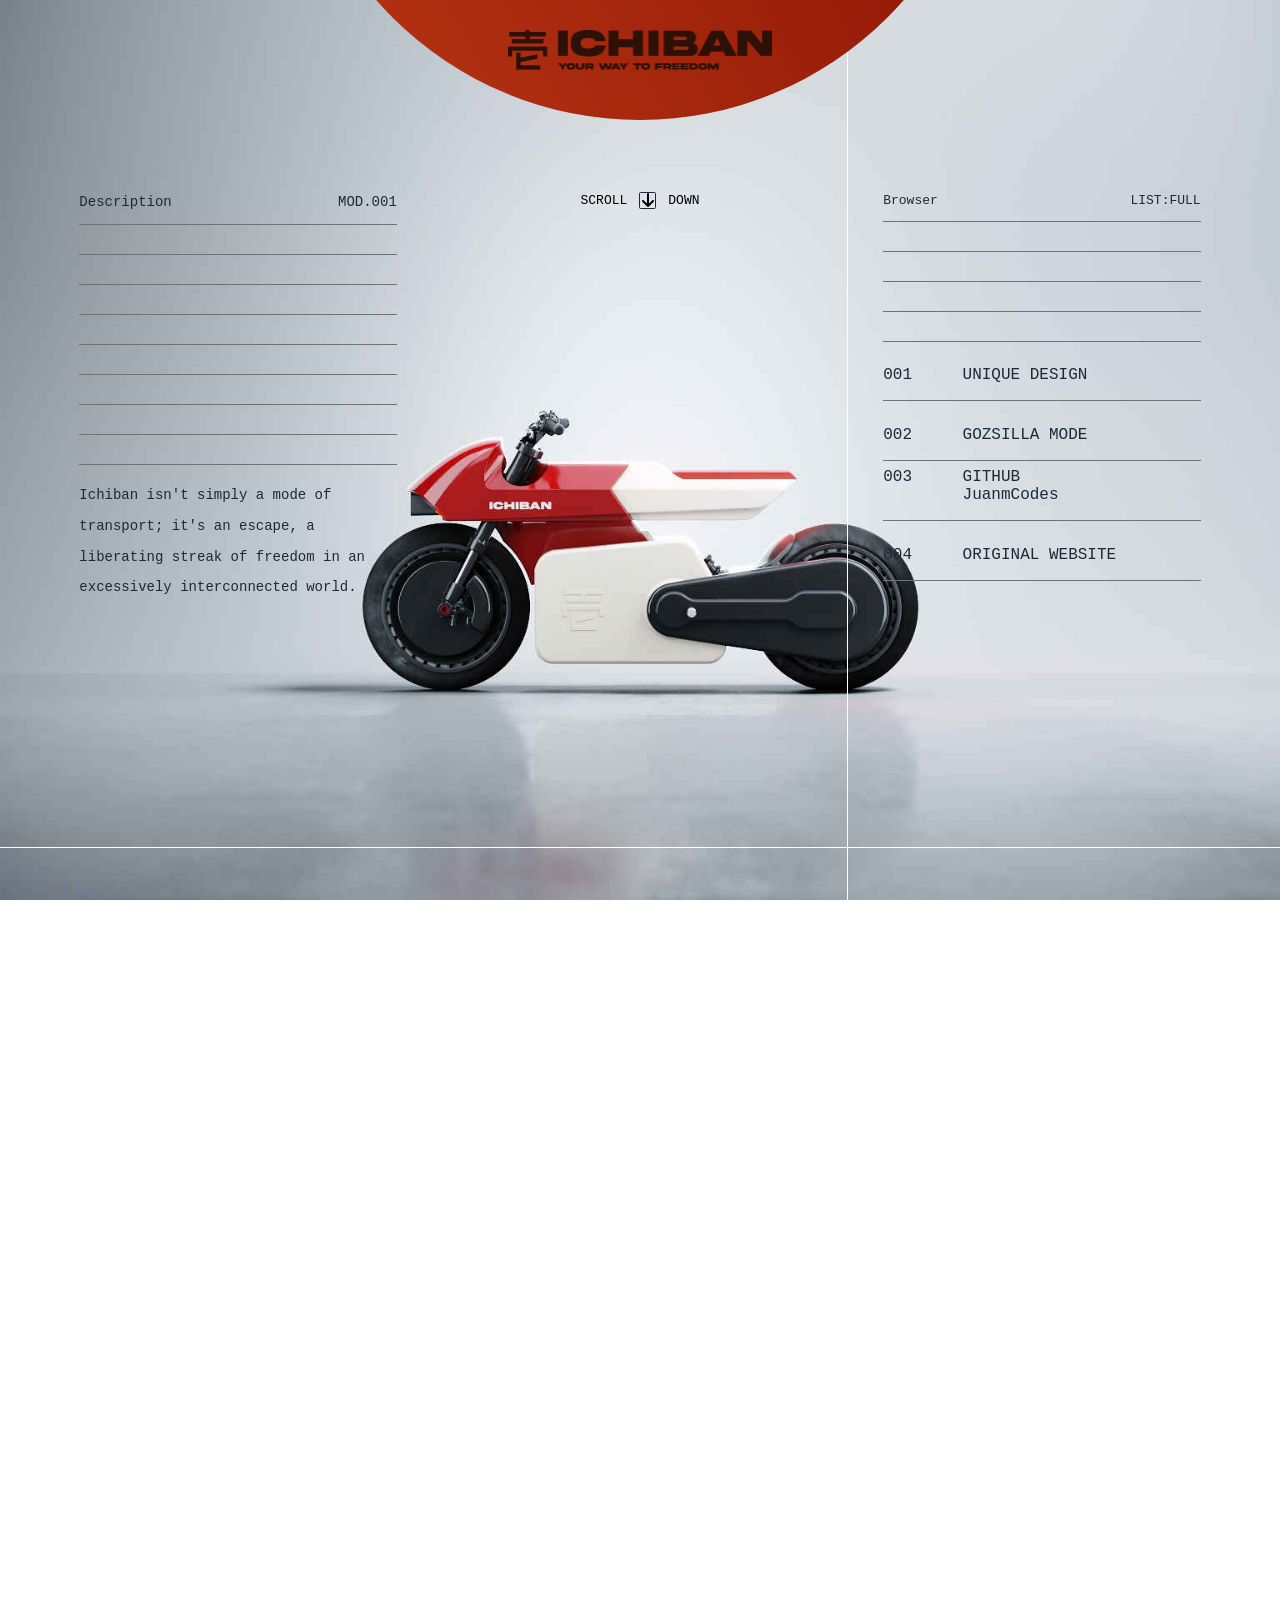
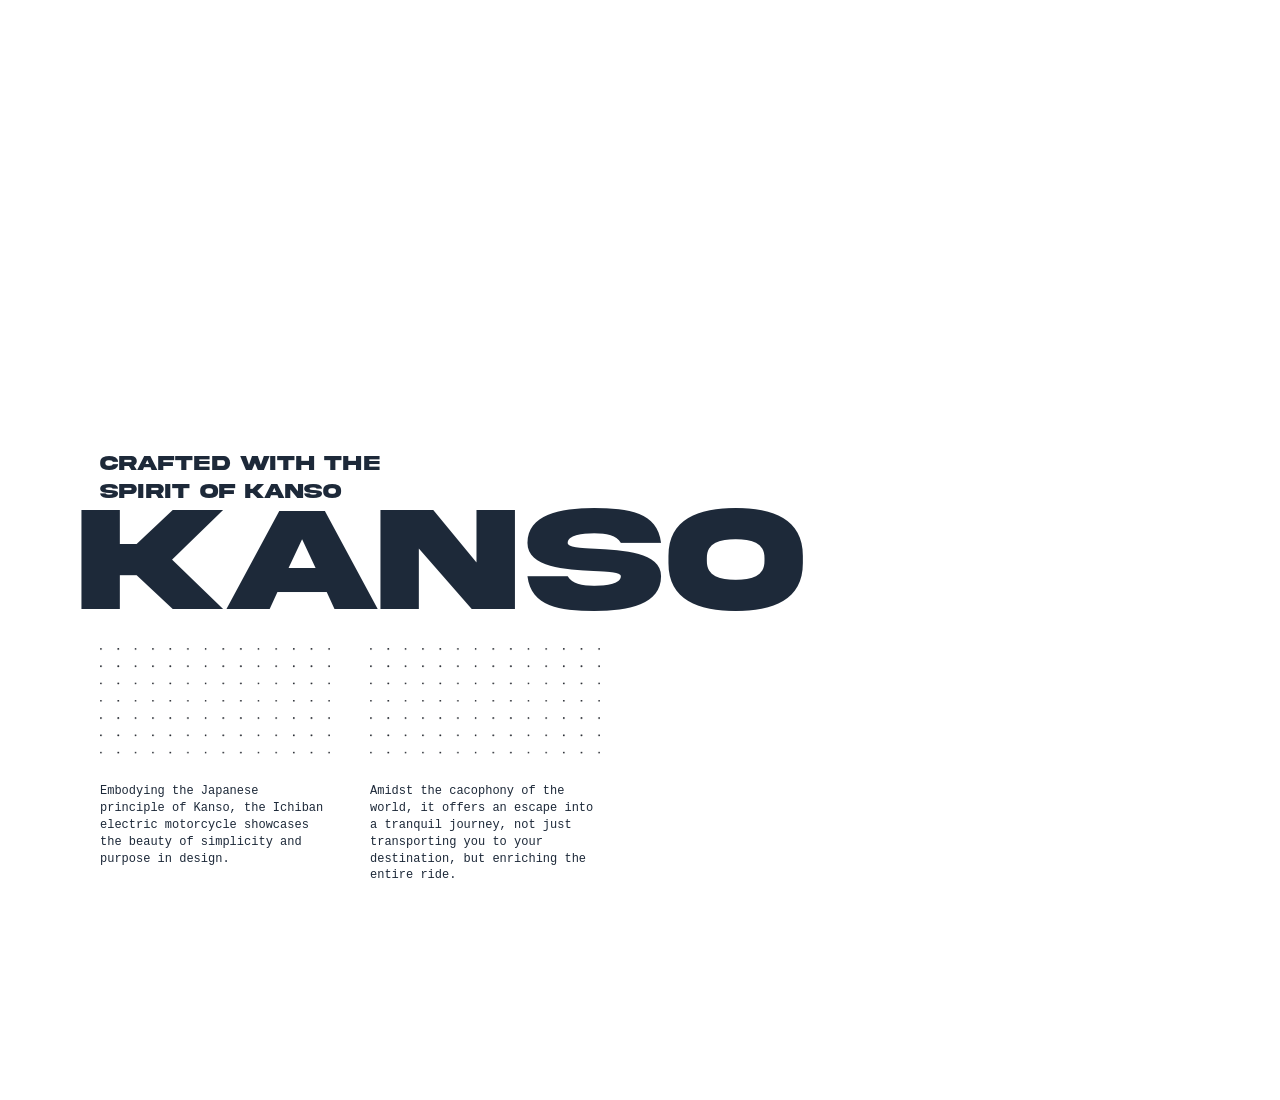
<file: ichiban-scroll-master/index.html>
<!DOCTYPE html>
<html lang="en">
  <head>
    <meta charset="UTF-8" />
    <meta name="viewport" content="width=device-width, initial-scale=1.0" />
    <script type="module" src="./frames.js"></script>
    <link rel="stylesheet" href="styles.css" />
    <link rel="icon" href="./assets/favicon.png" />
    <link rel="stylesheet" href="https://cdnjs.cloudflare.com/ajax/libs/font-awesome/6.0.0-beta3/css/all.min.css">
    <title>Ichiban Scroll - JuanchoDev</title>
  </head>
  <body>
    <main>
      <header>
        <img id="logo" src="./assets/logo.png" alt="..." />
      </header>
      <div id="scroll-dwn">
        <p>SCROLL</p>
					<div id="arrow-cont">
						<div id="arrow-top">
              <i class="fa-solid fa-arrow-down"></i>
						</div>
						<div id="arrow-dwn">
							<i class="fa-solid fa-arrow-down"></i>
						</div>
					</div>
				<p>DOWN</p>
      </div>
      <div id="grid-container">
        <div id="description">
          <div class="header">
            <p>Description</p>
            <p>MOD.001</p>
          </div>
          <div class="line"></div>
          <div id="text-content">
            Ichiban isn't simply a mode of transport; it's an escape, a
            liberating streak of freedom in an excessively interconnected world.
          </div>
        </div>
        <div id="browser">
          <div class="header">
            <p>Browser</p>
            <p>LIST:FULL</p>
          </div>
          <div class="line"></div>
          <div id="nav">
            <div class="link" id="first-link">
              <div class="reference-wrapper">
                <div class="top">
                  <p>001</p>
                  <p class="reference">UNIQUE DESIGN</p>
                </div>
                <div class="bottom">
                  <p>001</p>
                  <p class="reference">UNIQUE DESIGN</p>
                </div>
              </div>
            </div>
            <div class="link">
              <div class="reference-wrapper">
                <div class="top">
                  <p>002</p>
                  <p class="reference">GOZSILLA MODE</p>
                </div>
                <div class="bottom">
                  <p>002</p>
                  <p class="reference">GOZSILLA MODE</p>
                </div>
              </div>
            </div>
           <a class="link" id="github-beruzdev" href="https://github.com/BeruzDev/ichiban-scroll">
  <div class="reference-wrapper">
                <div class="top">
                  <p>003</p>
                  <p class="reference">GITHUB JuanmCodes</p>
                </div>
                <div class="bottom">
                  <p>003</p>
                  <p class="reference">GITHUB Juanmodes</p>
                </div>
              </div>
            </>
            <a class="link" id="original-website" href="https://www.ichiban.bike/">
              <div class="reference-wrapper">
                <div class="top">
                  <p>004</p>
                  <p class="reference">ORIGINAL WEBSITE</p>
                </div>
                <div class="bottom">
                  <p>004</p>
                  <p class="reference">ORIGINAL WEBSITE</p>
                </div>
              </div>
            </a>
          </div>
        </div>
      </div>
      <div id="bot-container">
        <div id="title" class="gradient-text">
          CRAFTED WITH THE SPIRIT OF KANSO
        </div>
        <div id="kanji" class="gradient-text">KANSO</div>
        <div id="bento">
          <div class="cuadricula">
            <img class="points" src="./assets/cuadricula.png" alt="cuadricula" />
          </div>
          <div class="cuadricula">
            <img class="points" src="./assets/cuadricula.png" alt="cuadricula" />
          </div>
          <div class="text-desc">
            Embodying the Japanese principle of Kanso, the Ichiban electric
            motorcycle showcases the beauty of simplicity and purpose in design.
          </div>
          <div class="text-desc">
            Amidst the cacophony of the world, it offers an escape into a
            tranquil journey, not just transporting you to your destination, but
            enriching the entire ride.
          </div>
        </div>
      </div>
    </main>
  </body>
</html>
</file>
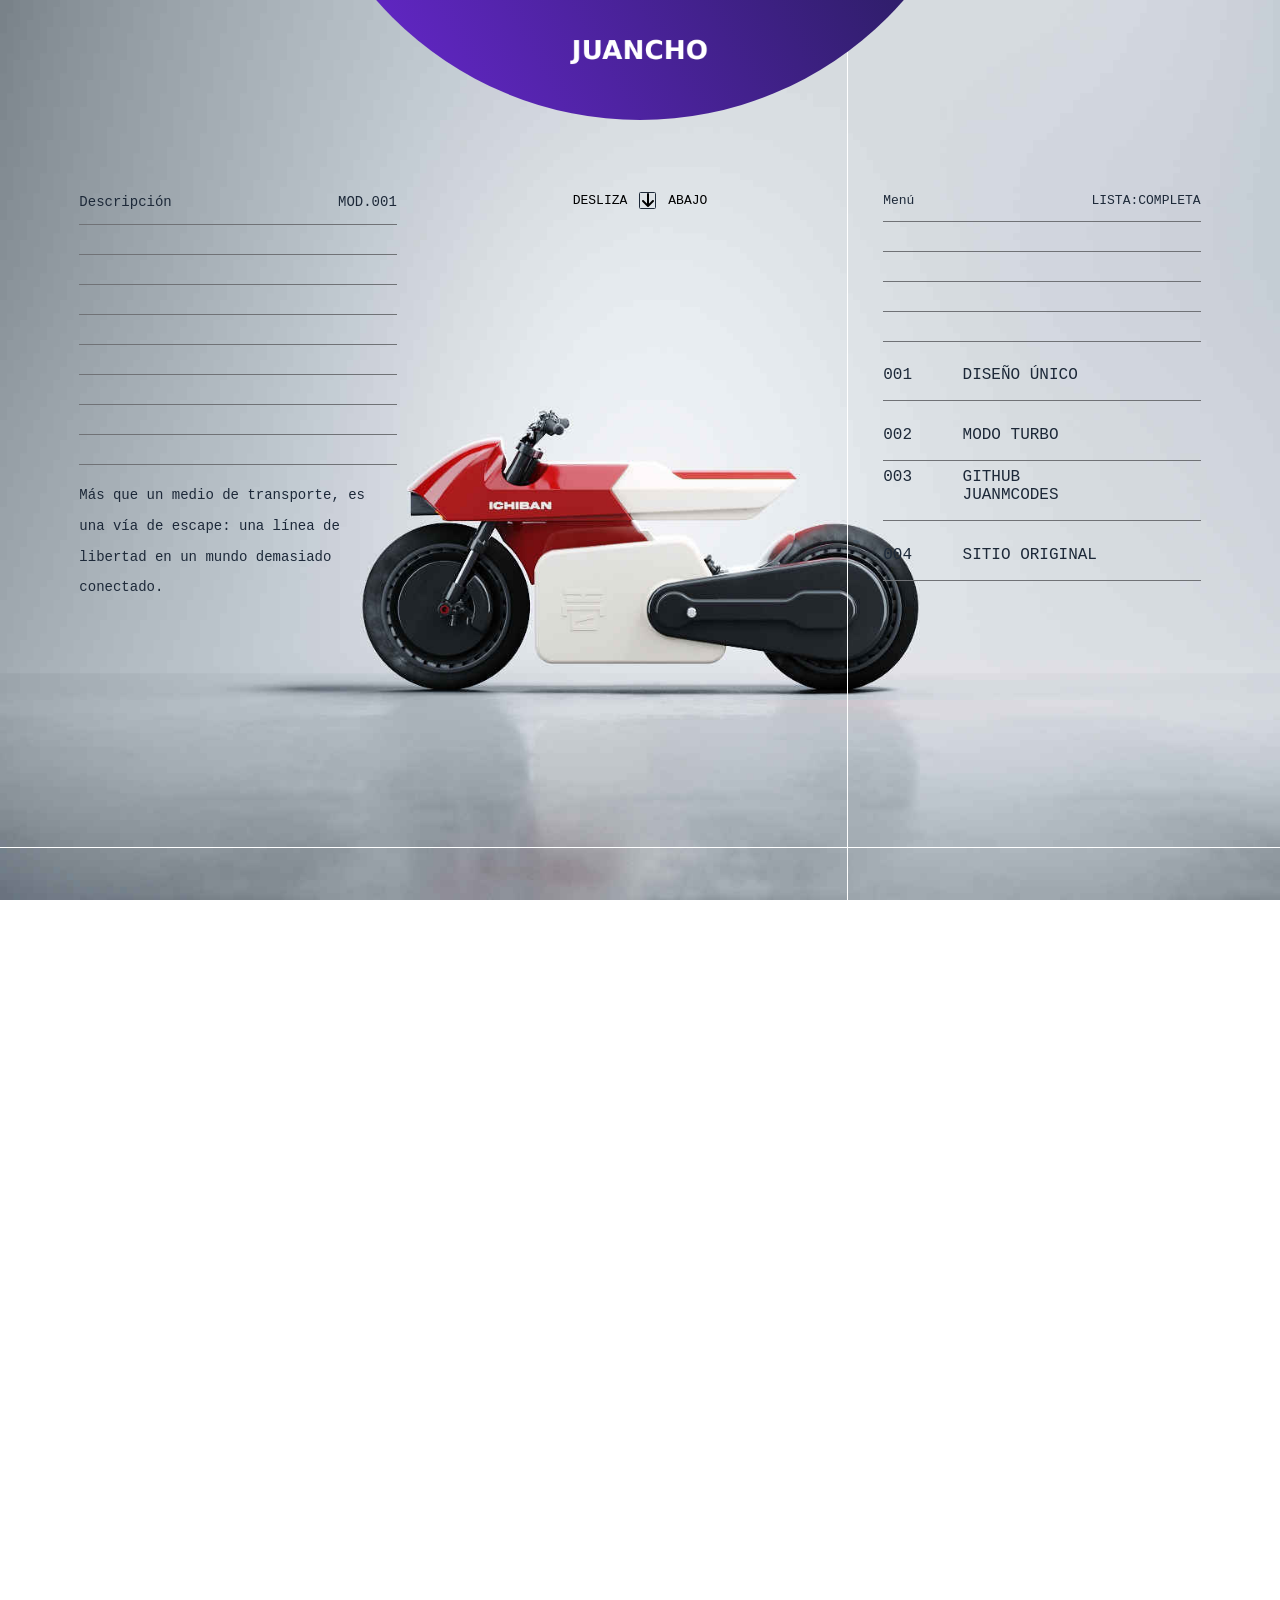
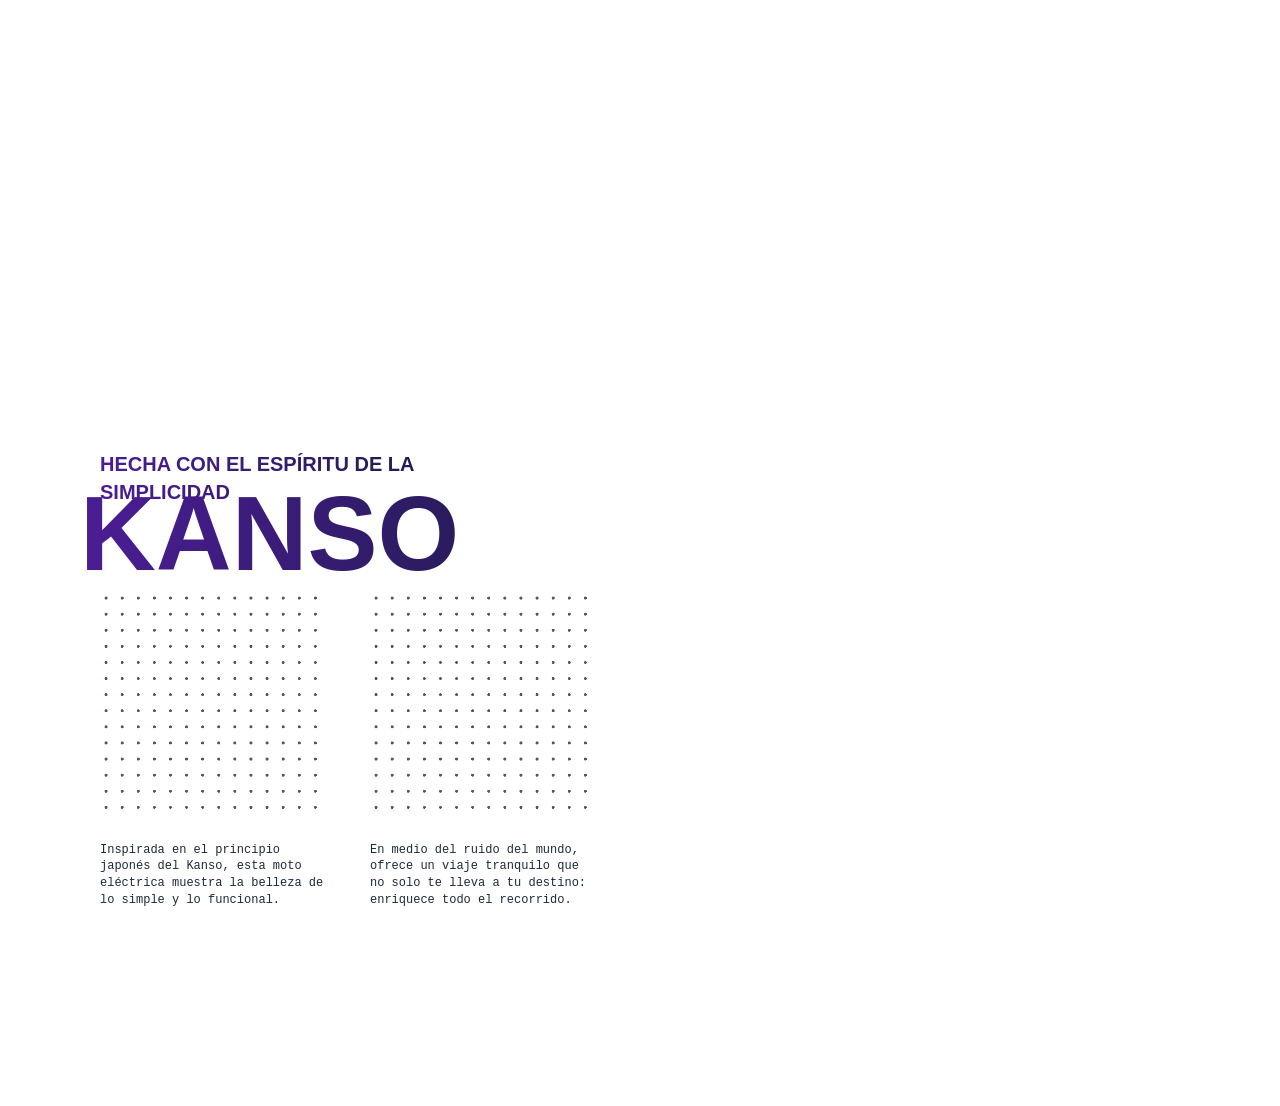
<file: moto-scroll/index.html>
<!DOCTYPE html>
<html lang="es">
  <head>
    <meta charset="UTF-8" />
    <meta name="viewport" content="width=device-width, initial-scale=1.0" />
    <link rel="stylesheet" href="styles.css" />
    <link rel="icon" href="./assets/favicon.png" />
    <link rel="stylesheet" href="https://cdnjs.cloudflare.com/ajax/libs/font-awesome/6.0.0-beta3/css/all.min.css" />
    <title>Moto Scroll - JuanchoDev</title>
    <!-- Scripts clásicos con defer: funcionan abriendo el archivo con doble clic -->
    <script defer src="./images.js"></script>
    <script defer src="./frames.js"></script>
  </head>
  <body>
    <main>
      <header>
        <img id="logo" src="./assets/logo.png" alt="Juancho" />
      </header>

      <div id="scroll-dwn">
        <p>DESLIZA</p>
        <div id="arrow-cont">
          <div id="arrow-top"><i class="fa-solid fa-arrow-down"></i></div>
          <div id="arrow-dwn"><i class="fa-solid fa-arrow-down"></i></div>
        </div>
        <p>ABAJO</p>
      </div>

      <div id="grid-container">
        <div id="description">
          <div class="header">
            <p>Descripción</p>
            <p>MOD.001</p>
          </div>
          <div class="line"></div>
          <div id="text-content">
            Más que un medio de transporte, es una vía de escape: una línea de
            libertad en un mundo demasiado conectado.
          </div>
        </div>

        <div id="browser">
          <div class="header">
            <p>Menú</p>
            <p>LISTA:COMPLETA</p>
          </div>
          <div class="line"></div>
          <div id="nav">
            <div class="link" id="first-link">
              <div class="reference-wrapper">
                <div class="top"><p>001</p><p class="reference">DISEÑO ÚNICO</p></div>
                <div class="bottom"><p>001</p><p class="reference">DISEÑO ÚNICO</p></div>
              </div>
            </div>
            <div class="link">
              <div class="reference-wrapper">
                <div class="top"><p>002</p><p class="reference">MODO TURBO</p></div>
                <div class="bottom"><p>002</p><p class="reference">MODO TURBO</p></div>
              </div>
            </div>
            <a class="link" id="github-link" href="https://github.com/juanmcodes" target="_blank" rel="noopener noreferrer">
              <div class="reference-wrapper">
                <div class="top"><p>003</p><p class="reference">GITHUB JUANMCODES</p></div>
                <div class="bottom"><p>003</p><p class="reference">GITHUB JUANMCODES</p></div>
              </div>
            </a>
            <a class="link" id="original-website" href="https://www.ichiban.bike/" target="_blank" rel="noopener noreferrer">
              <div class="reference-wrapper">
                <div class="top"><p>004</p><p class="reference">SITIO ORIGINAL</p></div>
                <div class="bottom"><p>004</p><p class="reference">SITIO ORIGINAL</p></div>
              </div>
            </a>
          </div>
        </div>
      </div>

      <div id="bot-container">
        <div id="title" class="gradient-text">HECHA CON EL ESPÍRITU DE LA SIMPLICIDAD</div>
        <div id="kanji" class="gradient-text">KANSO</div>
        <div id="bento">
          <div class="cuadricula"><img class="points" src="./assets/cuadricula.png" alt="cuadrícula" /></div>
          <div class="cuadricula"><img class="points" src="./assets/cuadricula.png" alt="cuadrícula" /></div>
          <div class="text-desc">
            Inspirada en el principio japonés del Kanso, esta moto eléctrica
            muestra la belleza de lo simple y lo funcional.
          </div>
          <div class="text-desc">
            En medio del ruido del mundo, ofrece un viaje tranquilo que no solo
            te lleva a tu destino: enriquece todo el recorrido.
          </div>
        </div>
      </div>
    </main>
  </body>
</html>
</file>
<file: ichiban-scroll-master/styles.css>
@font-face {
  font-family: 'Akira Expanded';
  src: url('./assets/Akira\ Expanded\ Demo.otf');
}

*,
*::before,
*::after {
  box-sizing: border-box;
}

body {
  margin: 0;
  overflow-x: hidden;
}

img {
  width: 100dvw;
  height: 100dvh;
  object-fit: cover;
  position: fixed;
}

main {
  height: 300dvh;
}

header {
  background: linear-gradient(60deg, #b83614, #8d1404 80%);
  width: 800px;
  height: 800px;
  border-radius: 100%;
  position: absolute;
  top: 0;
  left: 50%;
  transform: translateX(-50%);
  z-index: 2;
  margin-top: -580px;
  display: flex;
  align-items: flex-end;
  justify-content: center;
  animation: slideInDown 1250ms ease-out;

  img {
    width: auto;
    height: 60px;
    margin-bottom: 100px;
    margin-top: 500px;
  }
}

a {
  color: inherit;
  text-decoration: none;
}

a:visited {
  color: inherit;
}

#scroll-dwn {
  height: 750px;
  width: 100dvw;
  display: flex;
  justify-content: center;
  align-items: center;
  font-family: monospace;
  position: absolute;
  z-index: 1;
  animation: slideInDown 2500ms ease-out;
  transform: translateX(-50%);
  left: 50%;
  grid-column-gap: .75rem;

  #arrow-cont{
    display: flex;
    align-items: center;
    justify-content: flex-end;
    flex-direction: column;
    border: 1px solid rgb(29, 41, 57);
    border-radius: 1.5px;
    height: 17px;
    width: 17px;
    overflow: hidden;
    position: relative;

    #arrow-top,
    #arrow-dwn {
      position: relative;
      width: 100%;
      height: 100%;
      display: flex;
      align-items: center;
      justify-content: center;
      animation: arrowMove 1s infinite;
    }

    #arrow-top{
      animation-delay: 0s;
    }

    #arrow-dwn{
      animation-delay: 0.5;
    }
  }
}

@keyframes arrowMove {
  0% {
    transform: translateY(0);
    opacity: 1;
  }
  100% {
    transform: translateY(100%);
    opacity: 1;
  }
}

#grid-container {
  display: grid;
  grid-template-columns: 1fr 1fr;
  column-gap: 38%;
  height: auto;
  width: 100dvw;
  position: absolute;
  top: 400px;
  z-index: 1;
  font-family: monospace;
  color: rgb(29, 41, 57);

  #description {
    display: flex;
    justify-content: flex-start;
    margin-left: 40%;
    flex-direction: column;
    font-size: 14px;
  }

  #browser {
    display: flex;
    justify-content: flex-start;
    margin-right: 40%;
    flex-direction: column;

    #nav {
      display: flex;
      flex-direction: column;

      .link {
        position: relative;
        border-bottom: 1px solid rgb(112, 114, 118);
        height: 60px;

        .reference-wrapper {
          position: relative;
          height: 100%;
          display: flex;
          align-items: flex-end;
        }
      
        #original-website{
          cursor: pointer;
        }

        .reference {
          margin-left: 20px;
        }

        .top,
        .bottom {
          display: grid;
          grid-template-columns: 1fr 2fr 1fr;
          position: absolute;
          width: 100%;
          transition: transform 0.3s ease-out, opacity 0.3s ease-out;
          font-size: 16px;
        }

        .top {
          transform: translateY(0);
          opacity: 1;
        }

        .bottom {
          transform: translateY(100%);
          opacity: 0;
        }
      }

      #first-link {
        border-top: 1px solid rgb(112, 114, 118);
      }

      .link:hover .top {
        transform: translateY(-100%);
        opacity: 0;
      }

      .link:hover .bottom {
        transform: translateY(0);
        opacity: 1;
      }
    }
  }

  .header {
    display: flex;
    flex-direction: row;
    justify-content: space-between;
    width: 100%;
  }

  .line {
    padding-bottom: -20px;

    .under-line {
      border-top: 1px solid rgb(112, 114, 118);
      height: 30px;
    }
  }

  #text-content {
    padding-top: 15px;
    line-height: 2.2;
    border-top: 1px solid rgb(112, 114, 118);
  }
}

#bot-container {
  height: auto;
  width: 650px;
  position: absolute;
  top: 2050px;
  z-index: 2;
  color: rgb(29, 41, 57);
  display: flex;
  flex-direction: column;
  margin-left: 310px;

  #title {
    width: 70%;
    font-family: 'Akira Expanded';
    font-size: 30px;
    line-height: 1.4;
    font-weight: 600;
  }

  #kanji {
    font-family: 'Akira Expanded';
    display: flex;
    font-size: 220px;
    font-weight: bold;
    position: relative;
    top: -30px;
    left: -20px;
  }

  #bento{
    position: relative;
    top: -30px;
    width: 100%;
    height: auto;
    display: grid;
    grid-template-columns: 1fr 1fr;
    column-gap: 2.5rem;
    row-gap: 1rem;
    grid-template-rows: 1fr 1fr;

    .cuadricula{
      overflow: hidden;

      .points{
        position: relative;
        width: 100%;
        height: auto;
        object-fit: cover;
      }
    }

    .text-desc{
      font-family: monospace;
      font-size: 16px;
      color: rgb(29, 41, 57);
      line-height: 1.6;
    }
  }
}

@keyframes slideInDown {
  from {
    transform: translate3d(-50%, -100%, 0);
    opacity: 0;
  }
  to {
    transform: translate3d(-50%, 0, 0);
    opacity: 1;
  }
}

@keyframes reveal {
  from {
    clip-path: inset(0 0 100% 0); /* Oculto desde arriba */
    opacity: 0;
  }
  to {
    clip-path: inset(0 0 0% 0); /* Se revela completamente */
    opacity: 1;
  }
}

.line,
#text-content,
#nav,
.link {
  opacity: 0;
  animation: reveal 1s ease-out forwards;
}

.line {
  animation-delay: 0.4s;
}
#text-content {
  animation-delay: 1.2s;
}
#nav {
  animation-delay: 1s;
}


@media (max-width: 1366px) {
  header {
    height: 700px;
    width: 700px;

    img {
      width: auto;
      height: 40px;
      margin-bottom: 50px;
      margin-top: 500px;
    }
  }

  #scroll-dwn {
    height: 400px;
  }

  #grid-container {
    top: 180px;

    #description{
      margin-left: 20%;
    }

    #browser{
      margin-right: 20%;
    }

    .reference{
      margin-left: 0 !important;
    }
  }

  #bot-container {
    width: 500px;
    margin-left: 100px;
  }

  #title{
    font-size: 20px !important;
  }

  #kanji {
    font-size: 150px !important;
  }

  .text-desc {
    font-size: 12px !important;
    line-height: 1.4 !important;
  }
}

@media (max-width: 430px) {
  img {
    width: 100%;
    height: 100%;
  }

  header {
    height: 700px;
    width: 700px;

    img {
      width: auto;
      height: 40px;
      margin-bottom: 50px;
      margin-top: 500px;
    }
  }

  #scroll-dwn {
    height: 400px;
  }

  #grid-container {
    top: 250px;
    display: flex;
    flex-direction: column;
    gap: 5rem;

    #description{
      margin: 0 25px;
      
      #text-content{
        background: rgba(255, 255, 255, 0.3); 
        backdrop-filter: blur(10px); 
        -webkit-backdrop-filter: blur(10px); 
        padding: 1rem; 
        border-radius: 10px;
      }
    }
    #browser{
      margin: 0 25px;
    }
  }

  #bot-container {
    width: 400px;
    margin-left: 50px;
  }

  #kanji {
    font-size: 150px;
    margin: 20px 0;
  }

  #bento {
    width: 80% !important;
    grid-template-rows: .3fr 1fr !important;
    column-gap: 1rem !important;
  }

  .text-desc {
    font-size: 14px;
    background: rgba(255, 255, 255, 0.3); 
    backdrop-filter: blur(10px); 
    -webkit-backdrop-filter: blur(10px); 
    padding: 1rem; 
    border-radius: 10px;
  }
}
</file>
<file: moto-scroll/styles.css>
*,
*::before,
*::after {
  box-sizing: border-box;
}

body {
  margin: 0;
  overflow-x: hidden;
}


#motorcycle {
  position: fixed;
  top: 0;
  left: 0;
  width: 100vw;
  height: 100vh;
  object-fit: cover;
  z-index: 0;
  pointer-events: none;
}
main {
  position: relative;
  min-height: 300vh;
}

header,
#scroll-dwn,
#grid-container,
#bot-container {
  z-index: 2;
}

main {
  height: 300dvh;
}

header {
  background: linear-gradient(60deg, #6d28d9, #1e1b4b 80%);
  width: 800px;
  height: 800px;
  border-radius: 100%;
  position: absolute;
  top: 0;
  left: 50%;
  transform: translateX(-50%);
  z-index: 2;
  margin-top: -580px;
  display: flex;
  align-items: flex-end;
  justify-content: center;
  animation: slideInDown 1250ms ease-out;

  img {
    width: auto;
    height: 60px;
    margin-bottom: 100px;
    margin-top: 500px;
  }
}

a {
  color: inherit;
  text-decoration: none;
}

a:visited {
  color: inherit;
}

#scroll-dwn {
  height: 750px;
  width: 100dvw;
  display: flex;
  justify-content: center;
  align-items: center;
  font-family: monospace;
  position: absolute;
  z-index: 1;
  animation: slideInDown 2500ms ease-out;
  transform: translateX(-50%);
  left: 50%;
  grid-column-gap: .75rem;

  #arrow-cont{
    display: flex;
    align-items: center;
    justify-content: flex-end;
    flex-direction: column;
    border: 1px solid rgb(29, 41, 57);
    border-radius: 1.5px;
    height: 17px;
    width: 17px;
    overflow: hidden;
    position: relative;

    #arrow-top,
    #arrow-dwn {
      position: relative;
      width: 100%;
      height: 100%;
      display: flex;
      align-items: center;
      justify-content: center;
      animation: arrowMove 1s infinite;
    }

    #arrow-top{
      animation-delay: 0s;
    }

    #arrow-dwn{
      animation-delay: 0.5s;
    }
  }
}

@keyframes arrowMove {
  0% {
    transform: translateY(0);
    opacity: 1;
  }
  100% {
    transform: translateY(100%);
    opacity: 1;
  }
}

#grid-container {
  display: grid;
  grid-template-columns: 1fr 1fr;
  column-gap: 38%;
  height: auto;
  width: 100dvw;
  position: absolute;
  top: 400px;
  z-index: 1;
  font-family: monospace;
  color: rgb(29, 41, 57);

  #description {
    display: flex;
    justify-content: flex-start;
    margin-left: 40%;
    flex-direction: column;
    font-size: 14px;
  }

  #browser {
    display: flex;
    justify-content: flex-start;
    margin-right: 40%;
    flex-direction: column;

    #nav {
      display: flex;
      flex-direction: column;

      .link {
        position: relative;
        border-bottom: 1px solid rgb(112, 114, 118);
        height: 60px;

        .reference-wrapper {
          position: relative;
          height: 100%;
          display: flex;
          align-items: flex-end;
        }
      
        #original-website{
          cursor: pointer;
        }

        .reference {
          margin-left: 20px;
        }

        .top,
        .bottom {
          display: grid;
          grid-template-columns: 1fr 2fr 1fr;
          position: absolute;
          width: 100%;
          transition: transform 0.3s ease-out, opacity 0.3s ease-out;
          font-size: 16px;
        }

        .top {
          transform: translateY(0);
          opacity: 1;
        }

        .bottom {
          transform: translateY(100%);
          opacity: 0;
        }
      }

      #first-link {
        border-top: 1px solid rgb(112, 114, 118);
      }

      .link:hover .top {
        transform: translateY(-100%);
        opacity: 0;
      }

      .link:hover .bottom {
        transform: translateY(0);
        opacity: 1;
      }
    }
  }

  .header {
    display: flex;
    flex-direction: row;
    justify-content: space-between;
    width: 100%;
  }

  .line {

    .under-line {
      border-top: 1px solid rgb(112, 114, 118);
      height: 30px;
    }
  }

  #text-content {
    padding-top: 15px;
    line-height: 2.2;
    border-top: 1px solid rgb(112, 114, 118);
  }
}

#bot-container {
  height: auto;
  width: 650px;
  position: absolute;
  top: 2050px;
  z-index: 2;
  color: rgb(29, 41, 57);
  display: flex;
  flex-direction: column;
  margin-left: 310px;

  #title {
    width: 70%;
    font-family: 'Arial Black', 'Segoe UI Black', Impact, sans-serif;
    font-size: 30px;
    line-height: 1.4;
    font-weight: 600;
  }

  #kanji {
    font-family: 'Arial Black', 'Segoe UI Black', Impact, sans-serif;
    display: flex;
    font-size: 220px;
    font-weight: bold;
    position: relative;
    top: -30px;
    left: -20px;
  }

  #bento{
    position: relative;
    top: -30px;
    width: 100%;
    height: auto;
    display: grid;
    grid-template-columns: 1fr 1fr;
    column-gap: 2.5rem;
    row-gap: 1rem;
    grid-template-rows: 1fr 1fr;

    .cuadricula{
      overflow: hidden;

      .points{
        position: relative;
        width: 100%;
        height: auto;
        object-fit: cover;
      }
    }

    .text-desc{
      font-family: monospace;
      font-size: 16px;
      color: rgb(29, 41, 57);
      line-height: 1.6;
    }
  }
}

@keyframes slideInDown {
  from {
    transform: translate3d(-50%, -100%, 0);
    opacity: 0;
  }
  to {
    transform: translate3d(-50%, 0, 0);
    opacity: 1;
  }
}

@keyframes reveal {
  from {
    clip-path: inset(0 0 100% 0); /* Oculto desde arriba */
    opacity: 0;
  }
  to {
    clip-path: inset(0 0 0% 0); /* Se revela completamente */
    opacity: 1;
  }
}

.line,
#text-content,
#nav,
.link {
  opacity: 0;
  animation: reveal 1s ease-out forwards;
}

.line {
  animation-delay: 0.4s;
}
#text-content {
  animation-delay: 1.2s;
}
#nav {
  animation-delay: 1s;
}


@media (max-width: 1366px) {
  header {
    height: 700px;
    width: 700px;

    img {
      width: auto;
      height: 40px;
      margin-bottom: 50px;
      margin-top: 500px;
    }
  }

  #scroll-dwn {
    height: 400px;
  }

  #grid-container {
    top: 180px;

    #description{
      margin-left: 20%;
    }

    #browser{
      margin-right: 20%;
    }

    .reference{
      margin-left: 0 !important;
    }
  }

  #bot-container {
    width: 500px;
    margin-left: 100px;
  }

  #title{
    font-size: 20px !important;
  }

  #kanji {
    font-size: 150px !important;
  }

  .text-desc {
    font-size: 12px !important;
    line-height: 1.4 !important;
  }
}

@media (max-width: 430px) {
  img {
    width: 100%;
    height: 100%;
  }

  header {
    height: 700px;
    width: 700px;

    img {
      width: auto;
      height: 40px;
      margin-bottom: 50px;
      margin-top: 500px;
    }
  }

  #scroll-dwn {
    height: 400px;
  }

  #grid-container {
    top: 250px;
    display: flex;
    flex-direction: column;
    gap: 5rem;

    #description{
      margin: 0 25px;
      
      #text-content{
        background: rgba(255, 255, 255, 0.3); 
        backdrop-filter: blur(10px); 
        -webkit-backdrop-filter: blur(10px); 
        padding: 1rem; 
        border-radius: 10px;
      }
    }
    #browser{
      margin: 0 25px;
    }
  }

  #bot-container {
    width: 400px;
    margin-left: 50px;
  }

  #kanji {
    font-size: 150px;
    margin: 20px 0;
  }

  #bento {
    width: 80% !important;
    grid-template-rows: .3fr 1fr !important;
    column-gap: 1rem !important;
  }

  .text-desc {
    font-size: 14px;
    background: rgba(255, 255, 255, 0.3); 
    backdrop-filter: blur(10px); 
    -webkit-backdrop-filter: blur(10px); 
    padding: 1rem; 
    border-radius: 10px;
  }
}


.gradient-text {
  background: linear-gradient(90deg, #4c1d95, #1e1b4b);
  -webkit-background-clip: text;
  background-clip: text;
  -webkit-text-fill-color: transparent;
}
#github-link, #original-website { cursor: pointer; }

/* Ajuste de tamaño de KANSO con la nueva fuente */
#kanji { font-size: 165px; }
@media (max-width: 1366px) { #kanji { font-size: 105px !important; } }
@media (max-width: 430px) { #kanji { font-size: 85px !important; } }
#kanji { top: 0; line-height: 1.1; }
</file>
